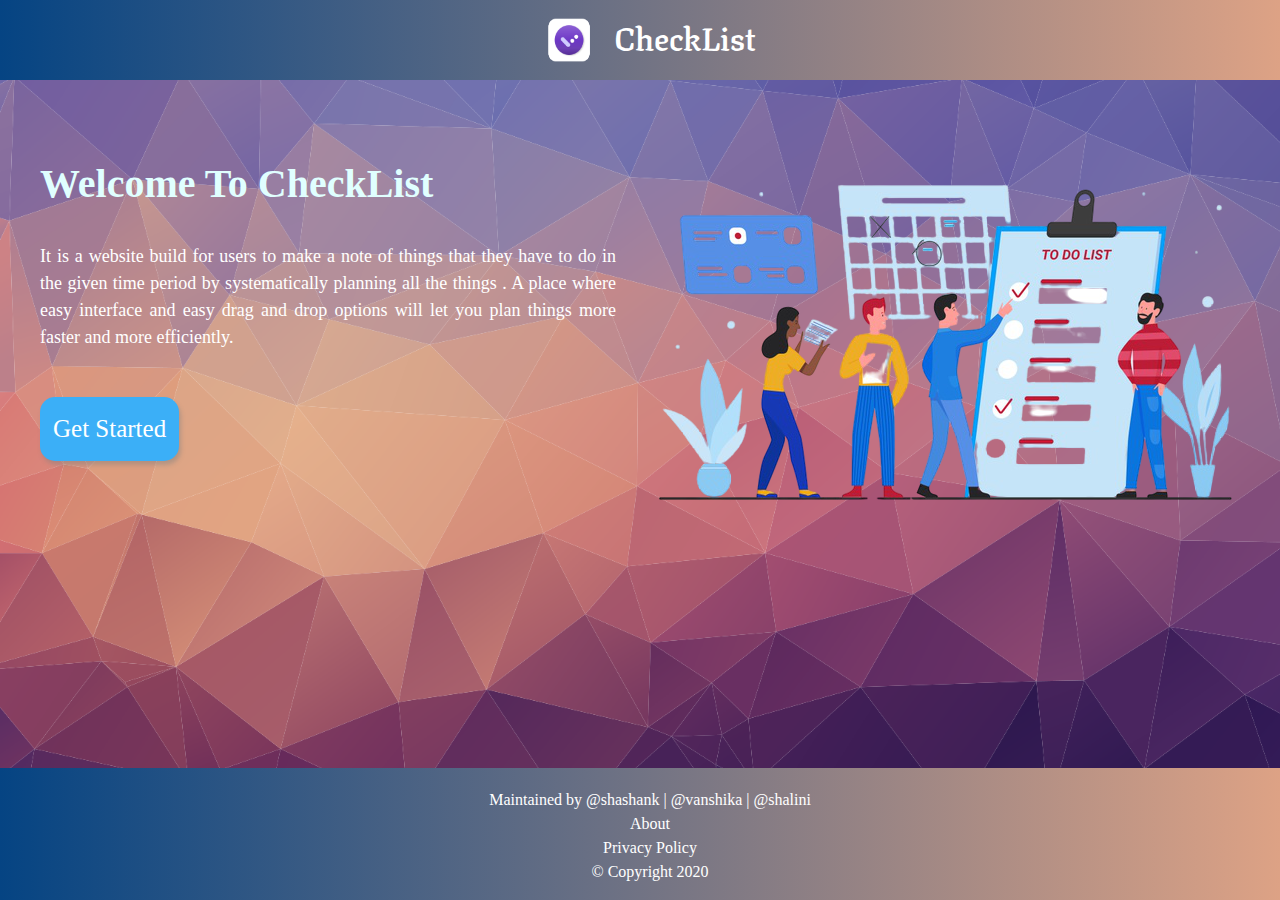
<file: index.html>
<!DOCTYPE html>
<html lang="en">

<head>
    <meta charset="UTF-8">
    <meta name="viewport" content="width=device-width, initial-scale=1.0">
    <link rel="icon" href="images/logoIcon-removebg-preview.png"  type="image/icon type">
    <title>Home Page</title>
    <!-- CSS only -->
    <link rel="stylesheet" href="https://stackpath.bootstrapcdn.com/bootstrap/4.5.2/css/bootstrap.min.css"
        integrity="sha384-JcKb8q3iqJ61gNV9KGb8thSsNjpSL0n8PARn9HuZOnIxN0hoP+VmmDGMN5t9UJ0Z" crossorigin="anonymous">
    <link rel="preconnect" href="https://fonts.gstatic.com">
    <link href="https://fonts.googleapis.com/css2?family=Texturina:wght@600&display=swap" rel="stylesheet">

    <style>
        body {
            font-family: Georgia, 'Times New Roman', Times, serif;
            height: 800px;
            background-image: url('images/background-1409025.png');
            background-size: cover;
            background-repeat: no-repeat;
        }

        * {
            margin: 0px;
            padding: 0px;
        }

        main::after {
            content: '';
            clear: both;
            display: block;
        }

        .uppersection {
            /* background-color:#36454F; */
            background-image: linear-gradient(to right, #054483, #dda285);
            height: 80px;
            width: 100%;
            position: fixed;
            display: flex;
            justify-content: center;
            align-items: center;

        }

        .uppersection #logo {
            width: 90px;
            height: 70px;
        }

        .uppersection .logoName {
            color: white;
            font-weight: 600;
            font-family: 'Texturina', serif;
        }

        /* 
        .loginsection {
            float: right;
            list-style: none;
            display: flex;
            font-family: Arial, Helvetica, sans-serif;

        }

        .loginsection li a {
            margin-top: 15px;
            padding: 10px 15px;
            float: right;
            font-size: 20px;
            font-weight: bold;
            margin-right: 15px;
            border-radius: 10px;
            text-decoration: none;
            color: grey;
            background-color: white;

        }

        .loginsection li a:hover {
            background-color: lightskyblue;
            color: white;
            transition: 0.3s;
        } */


        .middlesection {
            display: flex;
            flex-wrap: wrap;
            flex-direction: row;
            margin-left: 40px;
            padding-top: 30px;
            color: white;
            font-size: 18px;
            text-align: justify;
            display: flex;
            justify-content: space-between;
        }

        h1 {
            padding-top: 130px;
            font-weight: bold;
            color: lightcyan;
        }

        main .left {
            width: 45vw;
            float: left;
        }

        main .vector {
            max-width: 50vw;
            max-height: 50vh;
            min-width: 22vw;
            min-height: 20vh;
            margin-top: 130px;
            /* margin-left: 10px; */
            float: right;
        }

        #button {
            box-shadow: 2px 4px 4px rgba(128, 128, 128, 0.438);
            margin-top: 30px;
            border-radius: 15px;
            border: none;
            outline: none;
            padding: 13px;
            font-size: 25px;
            background-color: rgb(59, 175, 247);
            color: white;
        }

        #button a {
            text-decoration: none;
            color: white;
        }


        #button:hover {
            background-color: lightblue;
            color: rgb(1, 1, 110);
            transition: 0.3s;
            width: 160px;
            height: 65px;
        }

        .footer {
            padding-top: 20px;
            width: 100vw;
            position: fixed;
            bottom: 0px;
            /* background-color: #36454F; */
            background-image: linear-gradient(to right, #054483, #dda285);

        }

        .footerlist {
            list-style-type: none;
            text-align: center;
            padding-left: 20px;

            /* padding-bottom :10px; */
            color: white;
        }

        .footerlist li a {
            text-decoration: none;
            color: white;
        }

        .footerlist li a:hover {
            color: lightskyblue;
            transition: 0.5s;
        }


        @media(max-width: 870px) {
            body {
                height: 1050px;
            }

            .middlesection {
                display: flex;
                flex-wrap: wrap;
                flex-direction: column;
                margin-left: 40px;
                padding-top: 30px;
                color:white;
                font-size: 18px;
                text-align: center;
            }

            main .left {
                width: 95%;
            }

            main .vector {

                margin: 40px auto;
            }
        }
    </style>
</head>

<body>
    <div class="maincontainer">
        <header class="uppersection">
            <img src="images/logo-removebg-preview.png" id="logo">
            <h2 class="logoName">CheckList</h2>
            <!-- <ul class="loginsection">


                <li><a href="p/log_in.html">Login</a></li>
                <li><a href="p/sign_up.html">Register</a></li>
            </ul> -->
        </header>

        <main class="middlesection" class="row">
            <div class="left">
                <h1>Welcome To CheckList</h1>

                <br>
                <p>
                    It is a website build for users to make a note of things that they have to do in the given time
                    period by
                    systematically planning all the things .
                    A place where easy interface and easy drag and drop options will let you plan things more faster and
                    more
                    efficiently.
                </p>


                
                    <a href="p/Todo.html"><button id="button">Get Started</button></a>

            </div>
            <img src="images/todo_image5-removebg-preview.png" alt="vector" class="vector">
        </main>
        <footer class="footer">
            <ul class="footerlist">
                <li>Maintained by <a href="https://github.com/ShashankAgrawal003">@shashank</a> |
                    <a href="https://github.com/vanshika0307">@vanshika</a> |
                    <a href="https://github.com/shalinikumari50">@shalini</a></li>


                <li><a href="#">
                        About
                    </a> </li>
                <li><a href="#">
                        Privacy Policy
                    </a></li>

                <li><a href="#">&copy Copyright 2020</a></li>

            </ul>

        </footer>
    </div>
</body>


</html>
</file>
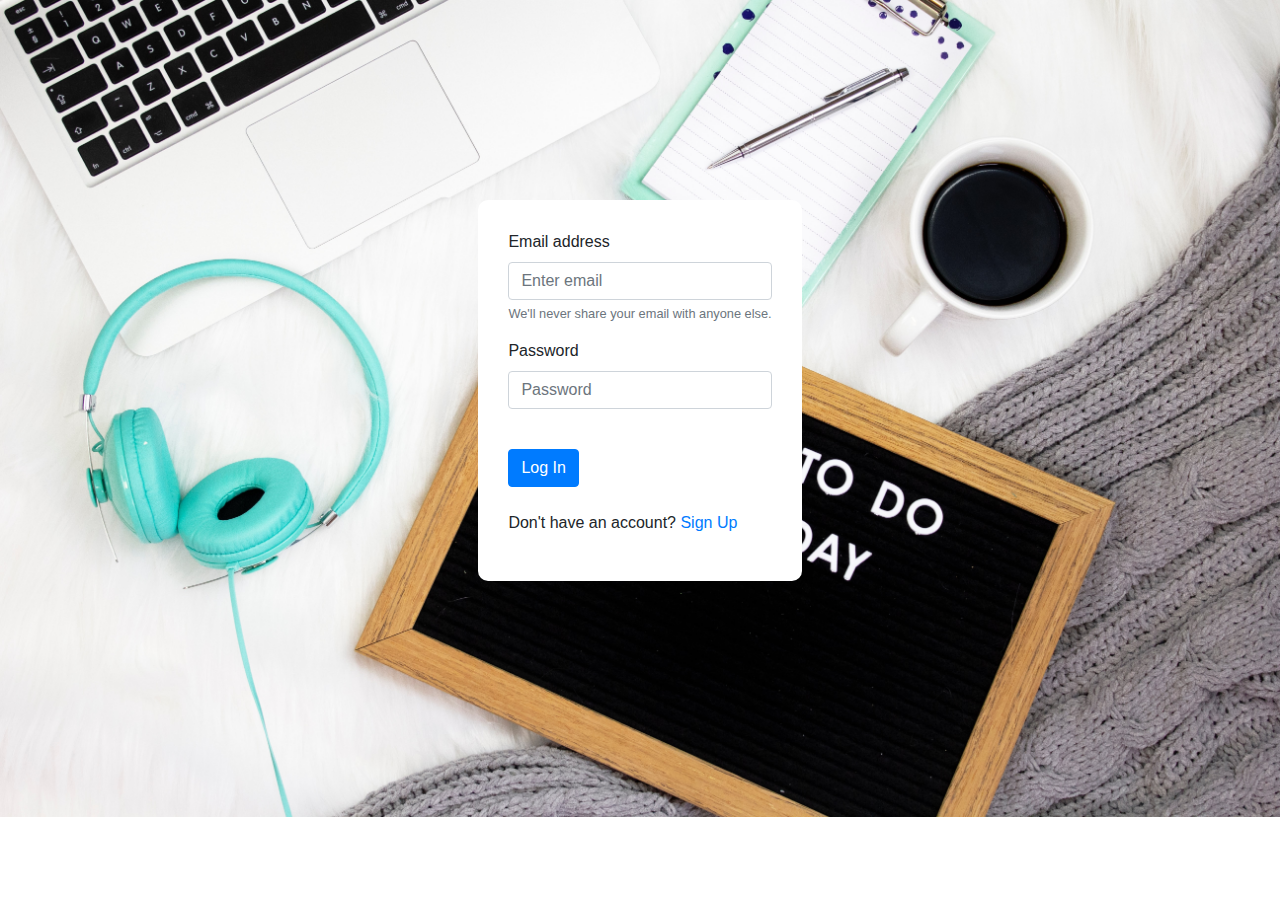
<file: p/log_in.html>
<!DOCTYPE html>
<html lang="en">

<head>
  <meta charset="UTF-8">
  <meta name="viewport" content="width=device-width, initial-scale=1.0">
  <title>Log In</title>
  <!-- CSS only -->
  <link rel="stylesheet" href="https://stackpath.bootstrapcdn.com/bootstrap/4.5.2/css/bootstrap.min.css"
    integrity="sha384-JcKb8q3iqJ61gNV9KGb8thSsNjpSL0n8PARn9HuZOnIxN0hoP+VmmDGMN5t9UJ0Z" crossorigin="anonymous">
  <style>
    body {
      background-image: url("../images/emma-matthews-digital-content-production-p6g6S_kXkFc-unsplash.jpg");
      background-position: center;
      /* height: 1000px; */
      background-size: cover;
      background-repeat: no-repeat;
      display: flex;
      justify-content: center;
      align-items: center;
    }

    form {

      /* width: 300px; */
      background-color: white;
      padding: 30px;
      border-radius: 10px;

      margin: 200px 60px;

    }
  </style>
</head>

<body>

  <form action="Todo.html">
    <div class="form-group">
      <label for="exampleInputEmail1">Email address</label>
      <input type="email" class="form-control" id="exampleInputEmail1" aria-describedby="emailHelp"
        placeholder="Enter email" required>
      <small id="emailHelp" class="form-text text-muted">We'll never share your email with anyone else.</small>
    </div>
    <div class="form-group">
      <label for="exampleInputPassword1">Password</label>
      <input type="password" class="form-control" id="exampleInputPassword1" placeholder="Password" required>
    </div>
    <br>
    <!-- <div class="form-group form-check">
          <input type="checkbox" class="form-check-input" id="exampleCheck1">
          <label class="form-check-label" for="exampleCheck1">Check me out</label>
        </div> -->
    <button type="submit" class="btn btn-primary">Log In</button>
    <br>
    <br>
    <p>Don't have an account? <a href="sign_up.html">Sign Up</a></p>
  </form>


</body>

</html>
</file>
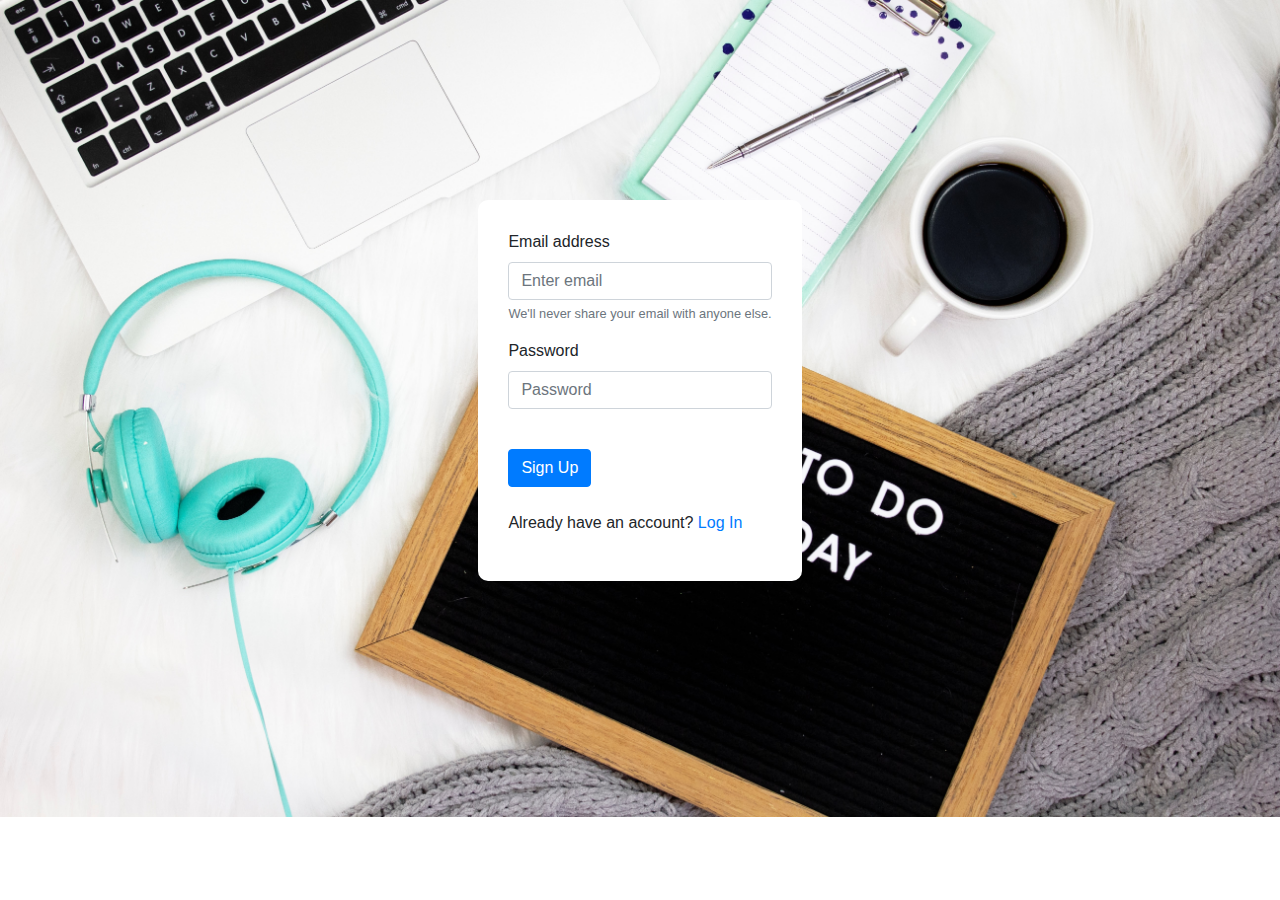
<file: p/sign_up.html>
<!DOCTYPE html>
<html lang="en">

<head>
  <meta charset="UTF-8">
  <meta name="viewport" content="width=device-width, initial-scale=1.0">
  <title>Sign Up</title>
  <!-- CSS only -->
  <link rel="stylesheet" href="https://stackpath.bootstrapcdn.com/bootstrap/4.5.2/css/bootstrap.min.css"
    integrity="sha384-JcKb8q3iqJ61gNV9KGb8thSsNjpSL0n8PARn9HuZOnIxN0hoP+VmmDGMN5t9UJ0Z" crossorigin="anonymous">
  <style>
    body {
      background-image: url("../images/emma-matthews-digital-content-production-p6g6S_kXkFc-unsplash.jpg");
      background-position: center;
      /* height: 1000px; */
      background-size: cover;
      background-repeat: no-repeat;
      display: flex;
      justify-content: center;
      align-items: center;
    }

    form {
      background-color: white;
      padding: 30px;
      border-radius: 10px;
      float: right;
      /* opacity: 0.95; */
      margin: 200px 60px;

    }
  </style>
</head>

<body>

  <form action="Todo.html">
    <div class="form-group">
      <label for="exampleInputEmail1">Email address</label>
      <input type="email" class="form-control" id="exampleInputEmail1" aria-describedby="emailHelp"
        placeholder="Enter email" required>
      <small id="emailHelp" class="form-text text-muted">We'll never share your email with anyone else.</small>
    </div>
    <div class="form-group">
      <label for="exampleInputPassword1">Password</label>
      <input type="password" class="form-control" id="exampleInputPassword1" placeholder="Password" required>
    </div>
    <br>
    <!-- <div class="form-group form-check">
          <input type="checkbox" class="form-check-input" id="exampleCheck1">
          <label class="form-check-label" for="exampleCheck1">Check me out</label>
        </div> -->
    <button type="submit" class="btn btn-primary">Sign Up</button>
    <br>
    <br>
    <p>Already have an account? <a href="log_in.html">Log In</a></p>
  </form>


</body>

</html>
</file>
